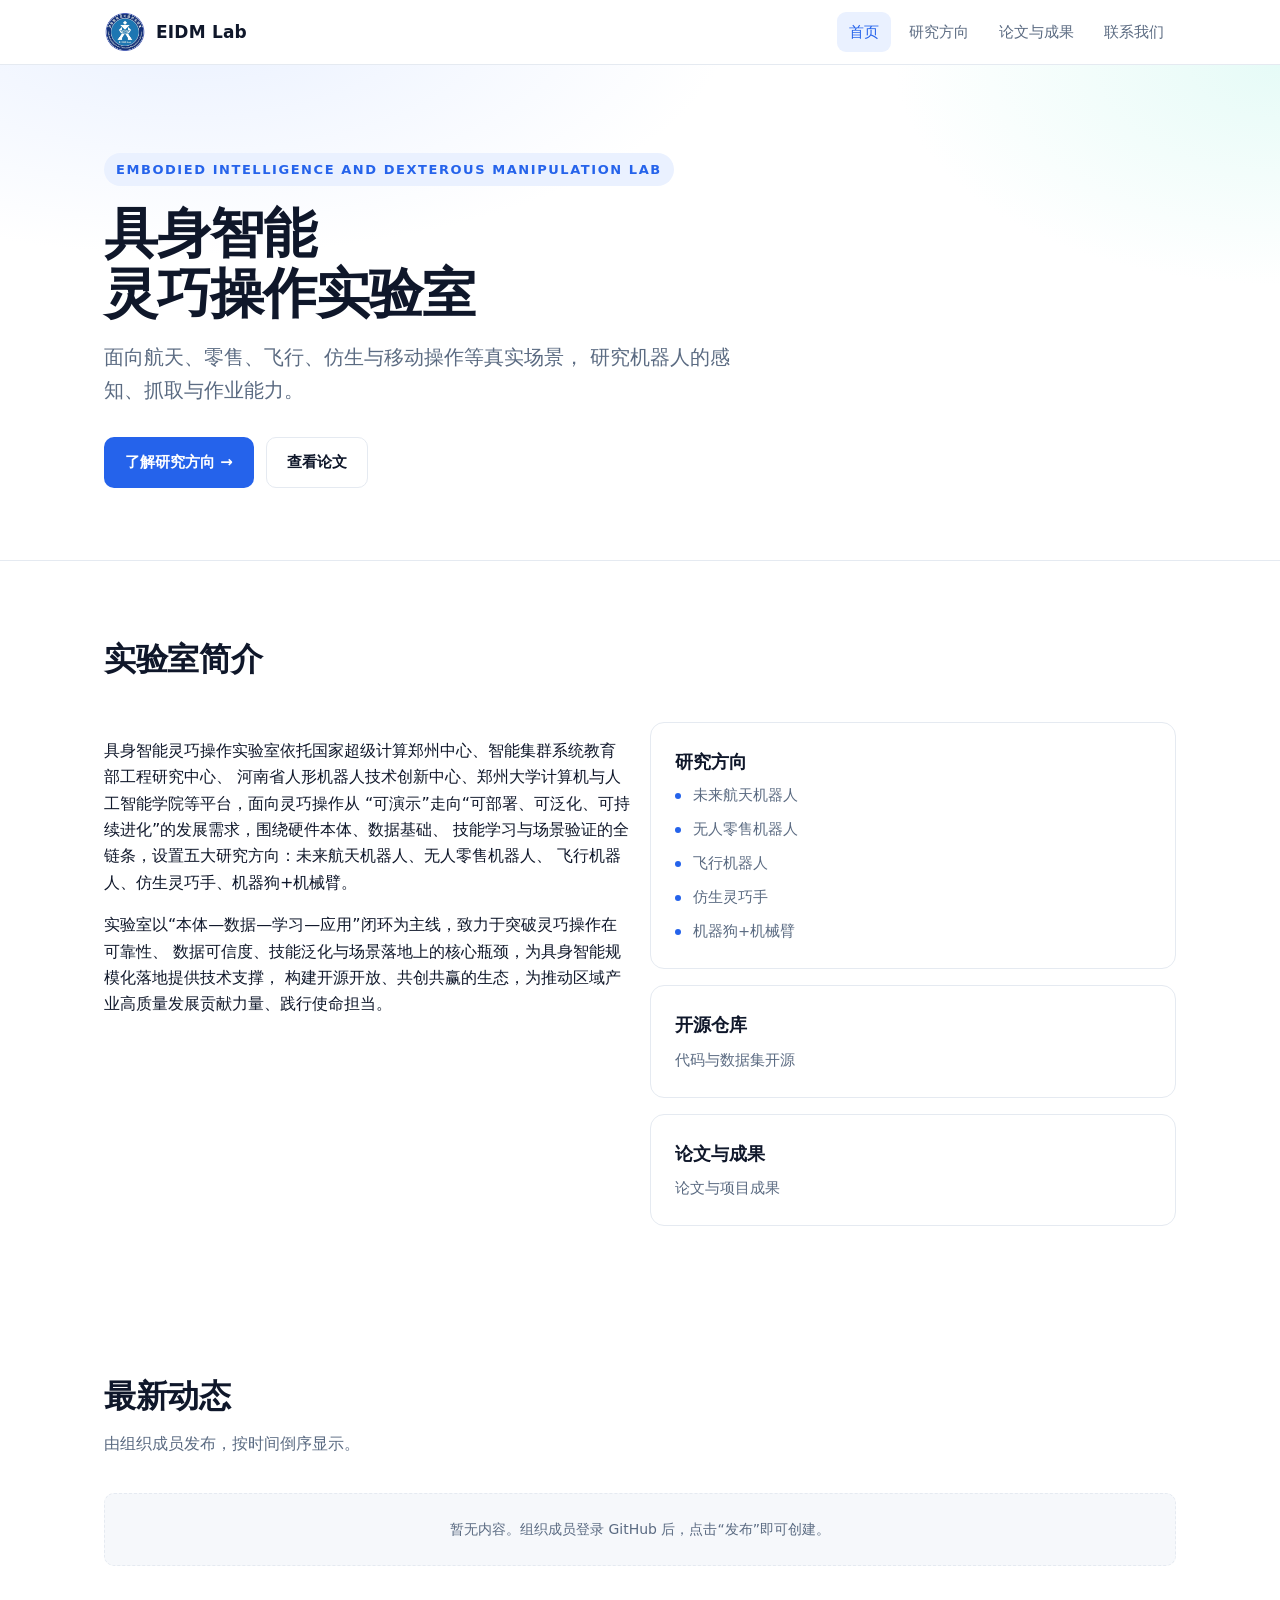
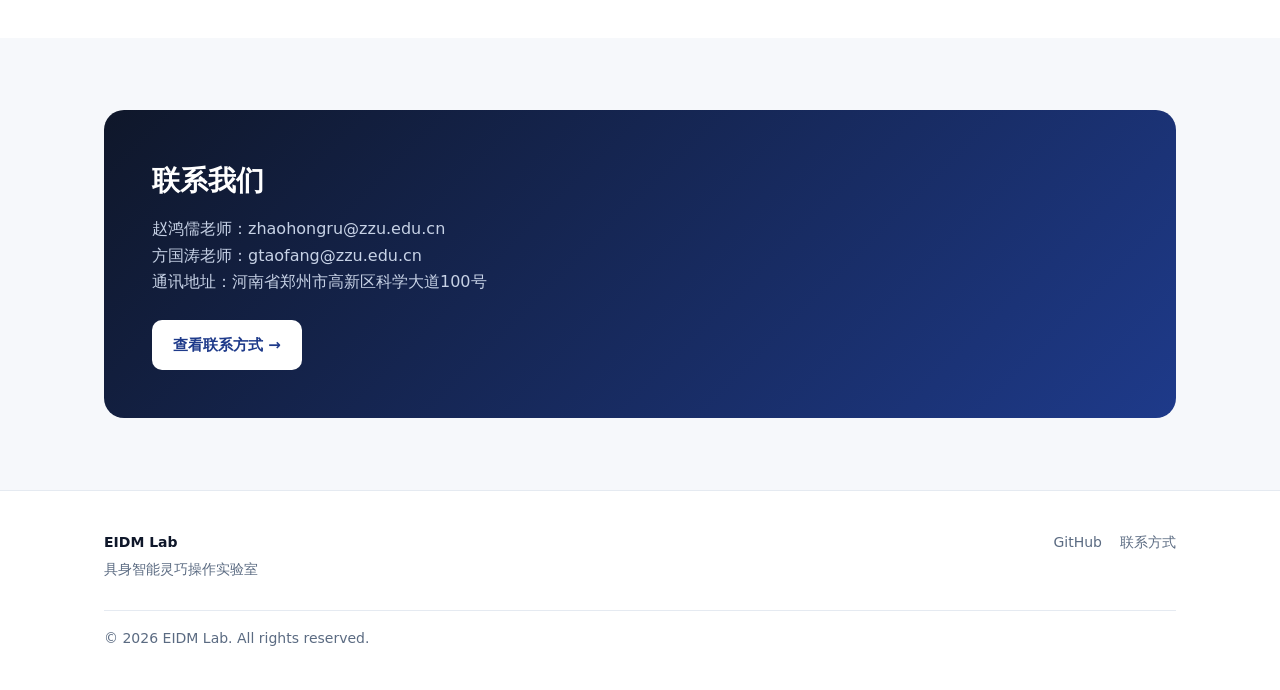
<file: index.html>
<!doctype html>
<html lang="zh-CN">
<head>
  <meta charset="utf-8" />
  <meta name="viewport" content="width=device-width, initial-scale=1" />
  <title>具身智能灵巧操作实验室 · EIDM Lab</title>
  <meta name="description" content="具身智能灵巧操作实验室（EIDM Lab）：五大研究组、论文与加入方式。" />
  <link rel="stylesheet" href="assets/css/style.css?v=20261126a" />
</head>
<body>
  <header class="site-header">
    <div class="container nav">
      <a class="brand" href="index.html">
        <img class="brand-logo" src="assets/img/logo.png" alt="EIDM Lab 实验室标志" />
        <span class="brand-text">EIDM Lab</span>
      </a>
      <button class="nav-toggle" aria-label="菜单" aria-expanded="false">
        <span></span><span></span><span></span>
      </button>
      <nav class="nav-links">
        <a href="index.html">首页</a>
        <a href="research.html">研究方向</a>
        <a href="publications.html">论文与成果</a>
        <a href="contact.html">联系我们</a>
      </nav>
    </div>
  </header>

  <!-- Hero -->
  <section class="hero">
    <div class="container">
      <span class="eyebrow">Embodied Intelligence and Dexterous Manipulation Lab</span>
      <h1>具身智能<br />灵巧操作实验室</h1>
      <p class="lead">
        面向航天、零售、飞行、仿生与移动操作等真实场景，
        研究机器人的感知、抓取与作业能力。
      </p>
      <div class="hero-actions">
        <a class="btn btn-primary" href="research.html">了解研究方向 →</a>
        <a class="btn btn-ghost" href="publications.html">查看论文</a>
      </div>
    </div>
  </section>

  <!-- 关于 -->
  <section class="section">
    <div class="container">
      <div class="section-head">
        <h2>实验室简介</h2>
      </div>
      <div class="grid cols-2">
        <div>
          <p>
            具身智能灵巧操作实验室依托国家超级计算郑州中心、智能集群系统教育部工程研究中心、
            河南省人形机器人技术创新中心、郑州大学计算机与人工智能学院等平台，面向灵巧操作从
            “可演示”走向“可部署、可泛化、可持续进化”的发展需求，围绕硬件本体、数据基础、
            技能学习与场景验证的全链条，设置五大研究方向：未来航天机器人、无人零售机器人、
            飞行机器人、仿生灵巧手、机器狗+机械臂。
          </p>
          <p>
            实验室以“本体—数据—学习—应用”闭环为主线，致力于突破灵巧操作在可靠性、
            数据可信度、技能泛化与场景落地上的核心瓶颈，为具身智能规模化落地提供技术支撑，
            构建开源开放、共创共赢的生态，为推动区域产业高质量发展贡献力量、践行使命担当。
          </p>
        </div>
        <div class="about-side">
          <div class="card">
            <h3>研究方向</h3>
            <ul class="group-list">
              <li>未来航天机器人</li>
              <li>无人零售机器人</li>
              <li>飞行机器人</li>
              <li>仿生灵巧手</li>
              <li>机器狗+机械臂</li>
            </ul>
          </div>
          <div class="card">
            <h3>开源仓库</h3>
            <p>代码与数据集开源</p>
          </div>
          <div class="card">
            <h3>论文与成果</h3>
            <p>论文与项目成果</p>
          </div>
        </div>
      </div>
    </div>
  </section>

  <!-- 最新动态（成员发布，自动按时间倒序） -->
  <section class="section">
    <div class="container">
      <div class="section-head">
        <h2>最新动态</h2>
        <p>由组织成员发布，按时间倒序显示。</p>
      </div>
      <div class="feed" data-feed="all"></div>
    </div>
  </section>

  <!-- 加入 -->
  <section class="section alt">
    <div class="container">
      <div class="join-box">
        <h2>联系我们</h2>
        <p>
          赵鸿儒老师：zhaohongru@zzu.edu.cn<br />
          方国涛老师：gtaofang@zzu.edu.cn<br />
          通讯地址：河南省郑州市高新区科学大道100号
        </p>
        <a class="btn btn-primary" href="contact.html">查看联系方式 →</a>
      </div>
    </div>
  </section>

  <footer class="site-footer">
    <div class="container footer-inner">
      <div>
        <strong>EIDM Lab</strong>
        <p>具身智能灵巧操作实验室</p>
      </div>
      <div class="footer-links">
        <a href="https://github.com/ZZU-EIDM-Lab" target="_blank" rel="noopener">GitHub</a>
        <a href="contact.html">联系方式</a>
      </div>
      <p class="copyright">© <span id="year"></span> EIDM Lab. All rights reserved.</p>
    </div>
  </footer>

  <script src="assets/js/config.js?v=20261126a"></script>
  <script src="assets/js/vendor/marked.min.js?v=20261126a"></script>
  <script src="assets/js/vendor/purify.min.js?v=20261126a"></script>
  <script src="assets/js/posts.js?v=20261126a"></script>
  <script src="assets/js/main.js?v=20261126a"></script>
</body>
</html>
</file>
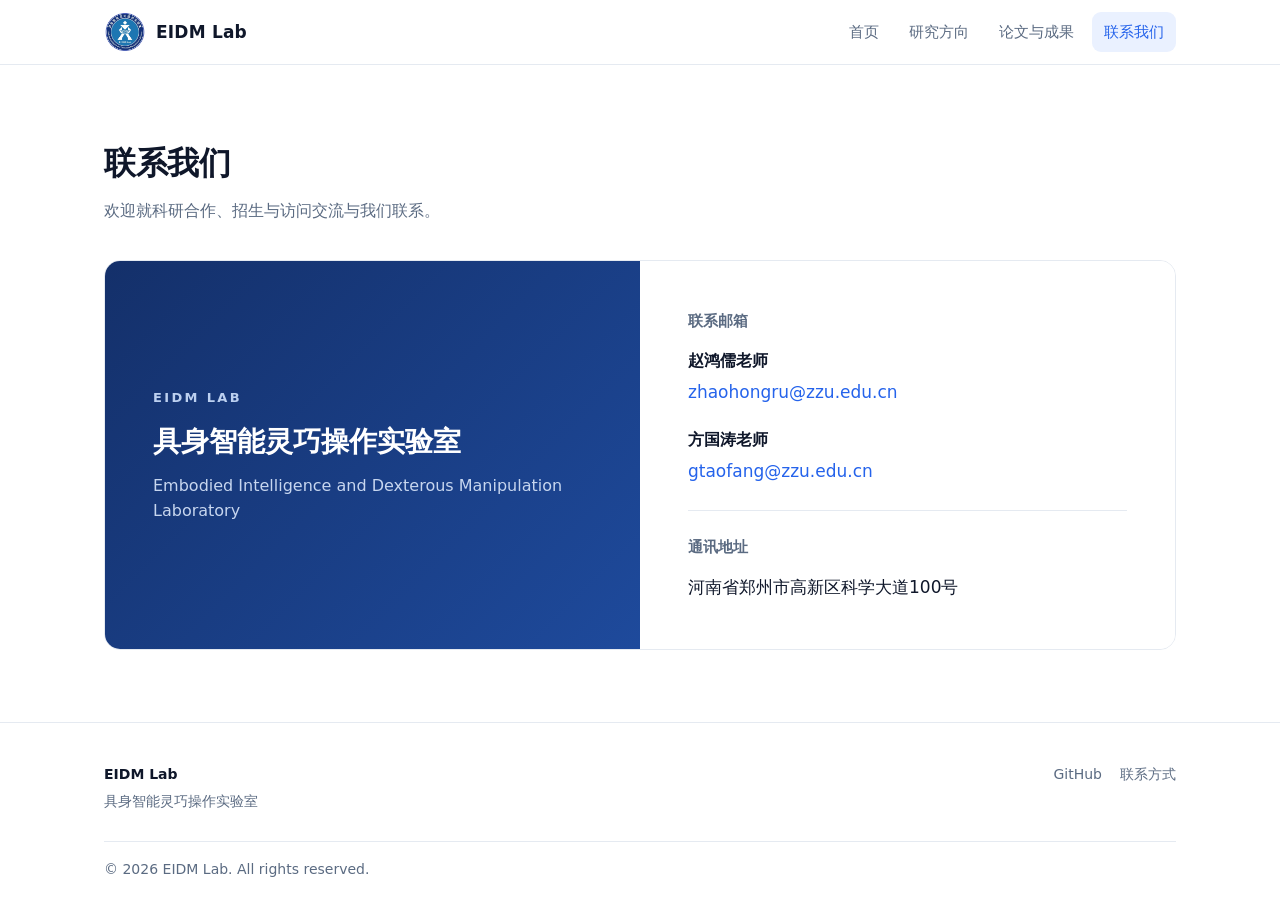
<file: contact.html>
<!doctype html>
<html lang="zh-CN">
<head>
  <meta charset="utf-8" />
  <meta name="viewport" content="width=device-width, initial-scale=1" />
  <title>联系我们 · 具身智能灵巧操作实验室</title>
  <meta name="description" content="具身智能灵巧操作实验室联系方式、邮箱与通讯地址。" />
  <link rel="stylesheet" href="assets/css/style.css?v=20261126a" />
</head>
<body>
  <header class="site-header">
    <div class="container nav">
      <a class="brand" href="index.html">
        <img class="brand-logo" src="assets/img/logo.png" alt="EIDM Lab 实验室标志" />
        <span class="brand-text">EIDM Lab</span>
      </a>
      <button class="nav-toggle" aria-label="菜单" aria-expanded="false">
        <span></span><span></span><span></span>
      </button>
      <nav class="nav-links">
        <a href="index.html">首页</a>
        <a href="research.html">研究方向</a>
        <a href="publications.html">论文与成果</a>
        <a href="contact.html">联系我们</a>
      </nav>
    </div>
  </header>

  <section class="section">
    <div class="container">
      <div class="section-head">
        <h2>联系我们</h2>
        <p>欢迎就科研合作、招生与访问交流与我们联系。</p>
      </div>

      <div class="contact-layout">
        <div class="contact-brand">
          <span class="contact-brand-label">EIDM LAB</span>
          <h3>具身智能灵巧操作实验室</h3>
          <p>Embodied Intelligence and Dexterous Manipulation Laboratory</p>
        </div>

        <div class="contact-info">
          <h4>联系邮箱</h4>
          <div class="contact-person">
            <span class="contact-name">赵鸿儒老师</span>
            <a href="mailto:zhaohongru@zzu.edu.cn">zhaohongru@zzu.edu.cn</a>
          </div>
          <div class="contact-person">
            <span class="contact-name">方国涛老师</span>
            <a href="mailto:gtaofang@zzu.edu.cn">gtaofang@zzu.edu.cn</a>
          </div>

          <hr class="contact-divider" />

          <h4>通讯地址</h4>
          <p class="contact-address">河南省郑州市高新区科学大道100号</p>
        </div>
      </div>
    </div>
  </section>

  <footer class="site-footer">
    <div class="container footer-inner">
      <div>
        <strong>EIDM Lab</strong>
        <p>具身智能灵巧操作实验室</p>
      </div>
      <div class="footer-links">
        <a href="https://github.com/ZZU-EIDM-Lab" target="_blank" rel="noopener">GitHub</a>
        <a href="contact.html">联系方式</a>
      </div>
      <p class="copyright">© <span id="year"></span> EIDM Lab. All rights reserved.</p>
    </div>
  </footer>

  <script src="assets/js/main.js?v=20261126a"></script>
</body>
</html>
</file>
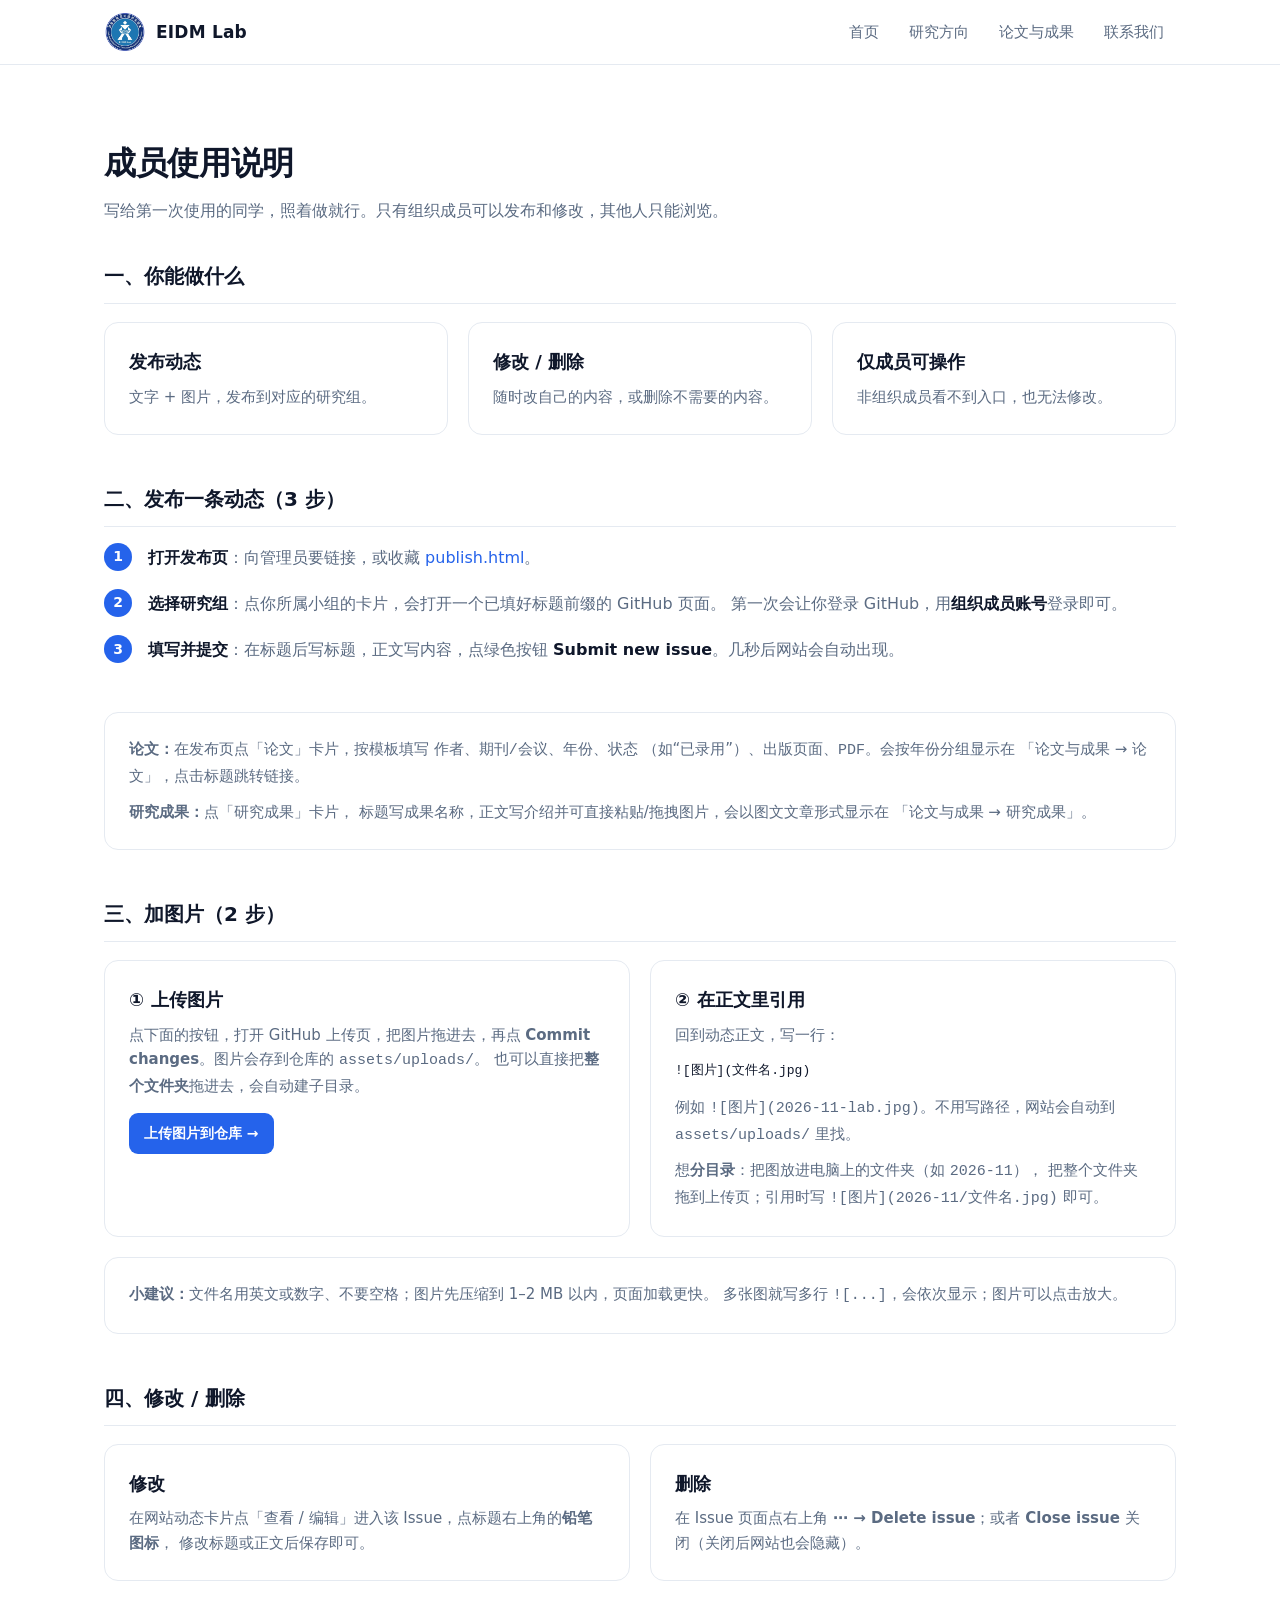
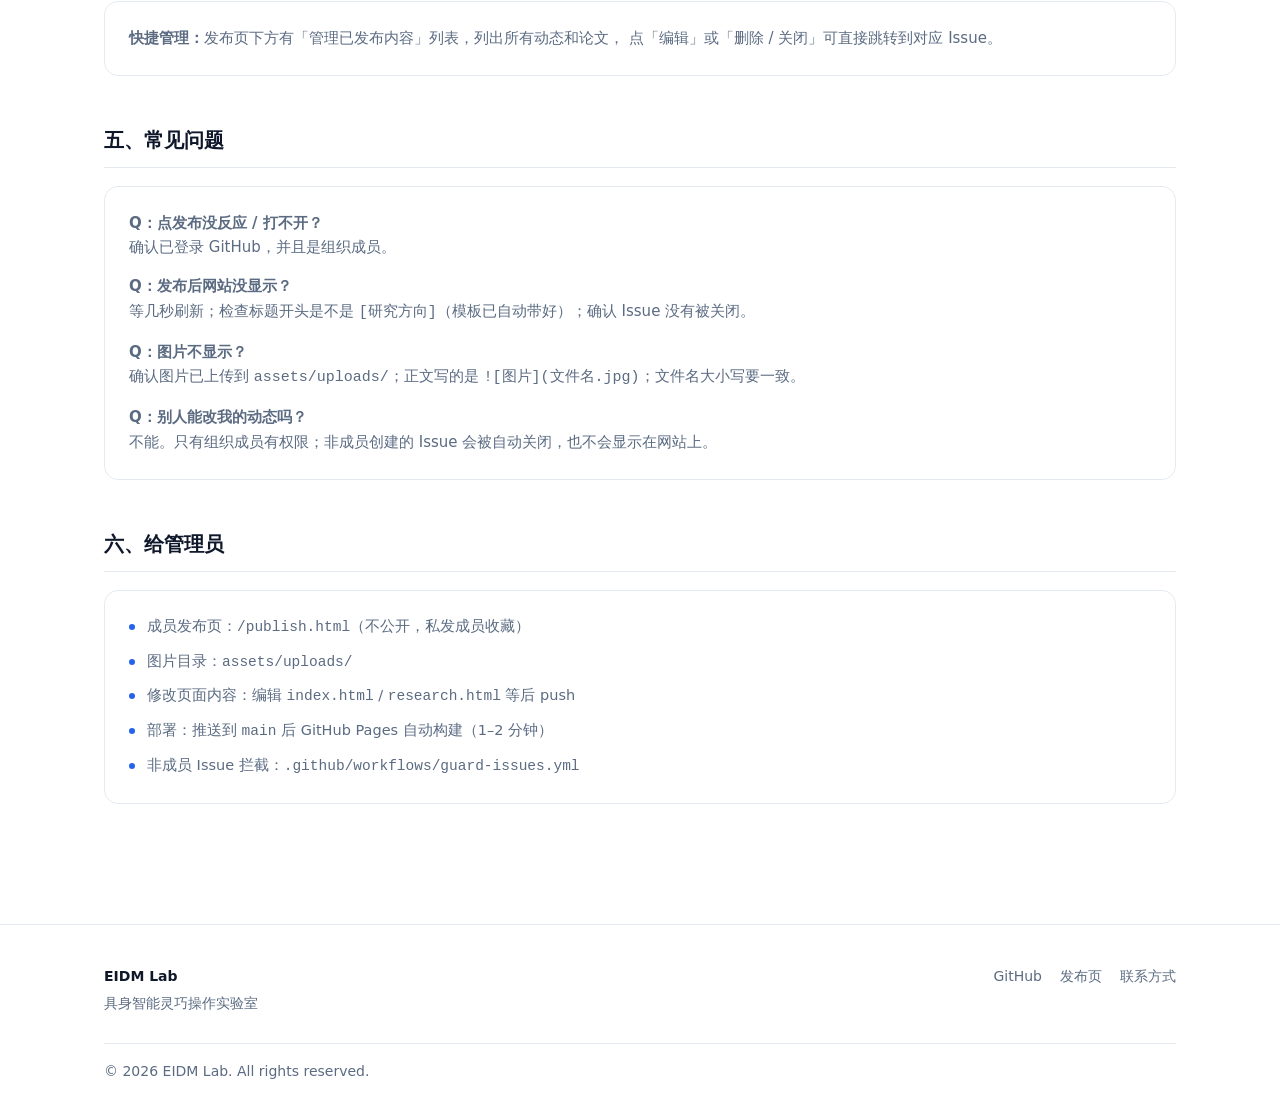
<file: guide.html>
<!doctype html>
<html lang="zh-CN">
<head>
  <meta charset="utf-8" />
  <meta name="viewport" content="width=device-width, initial-scale=1" />
  <title>使用说明 · 具身智能灵巧操作实验室</title>
  <meta name="description" content="成员发布、图片上传、编辑删除的详细使用说明。" />
  <link rel="stylesheet" href="assets/css/style.css?v=20261126a" />
</head>
<body>
  <header class="site-header">
    <div class="container nav">
      <a class="brand" href="index.html">
        <img class="brand-logo" src="assets/img/logo.png" alt="EIDM Lab 实验室标志" />
        <span class="brand-text">EIDM Lab</span>
      </a>
      <button class="nav-toggle" aria-label="菜单" aria-expanded="false">
        <span></span><span></span><span></span>
      </button>
      <nav class="nav-links">
        <a href="index.html">首页</a>
        <a href="research.html">研究方向</a>
        <a href="publications.html">论文与成果</a>
        <a href="contact.html">联系我们</a>
      </nav>
    </div>
  </header>

  <section class="section">
    <div class="container">
      <div class="section-head">
        <h2>成员使用说明</h2>
        <p>写给第一次使用的同学，照着做就行。只有组织成员可以发布和修改，其他人只能浏览。</p>
      </div>

      <!-- 一 -->
      <div class="member-group">
        <h2>一、你能做什么</h2>
        <div class="grid cols-3">
          <div class="card"><h3>发布动态</h3><p>文字 + 图片，发布到对应的研究组。</p></div>
          <div class="card"><h3>修改 / 删除</h3><p>随时改自己的内容，或删除不需要的内容。</p></div>
          <div class="card"><h3>仅成员可操作</h3><p>非组织成员看不到入口，也无法修改。</p></div>
        </div>
      </div>

      <!-- 二 -->
      <div class="member-group">
        <h2>二、发布一条动态（3 步）</h2>
        <ol class="steps">
          <li><strong>打开发布页</strong>：向管理员要链接，或收藏
            <a href="publish.html">publish.html</a>。</li>
          <li><strong>选择研究组</strong>：点你所属小组的卡片，会打开一个已填好标题前缀的 GitHub 页面。
            第一次会让你登录 GitHub，用<strong>组织成员账号</strong>登录即可。</li>
          <li><strong>填写并提交</strong>：在标题后写标题，正文写内容，点绿色按钮
            <strong>Submit new issue</strong>。几秒后网站会自动出现。</li>
        </ol>
        <div class="card" style="margin-top:20px;">
          <p><strong>论文：</strong>在发布页点「论文」卡片，按模板填写
            <code>作者</code>、<code>期刊/会议</code>、<code>年份</code>、<code>状态</code>
            （如“已录用”）、<code>出版页面</code>、<code>PDF</code>。会按年份分组显示在
            「论文与成果 → 论文」，点击标题跳转链接。</p>
          <p style="margin-top:12px;"><strong>研究成果：</strong>点「研究成果」卡片，
            标题写成果名称，正文写介绍并可直接粘贴/拖拽图片，会以图文文章形式显示在
            「论文与成果 → 研究成果」。</p>
        </div>
      </div>

      <!-- 三 -->
      <div class="member-group">
        <h2>三、加图片（2 步）</h2>
        <div class="grid cols-2">
          <div class="card">
            <h3>① 上传图片</h3>
            <p>点下面的按钮，打开 GitHub 上传页，把图片拖进去，再点
              <strong>Commit changes</strong>。图片会存到仓库的 <code>assets/uploads/</code>。
              也可以直接把<strong>整个文件夹</strong>拖进去，会自动建子目录。</p>
            <p style="margin-top:14px;">
              <a class="btn btn-primary btn-sm" href="https://github.com/ZZU-EIDM-Lab/zzu-eidm-lab.github.io/upload/main/assets/uploads" target="_blank" rel="noopener">上传图片到仓库 →</a>
            </p>
          </div>
          <div class="card">
            <h3>② 在正文里引用</h3>
            <p>回到动态正文，写一行：</p>
            <pre><code>![图片](文件名.jpg)</code></pre>
            <p>例如 <code>![图片](2026-11-lab.jpg)</code>。不用写路径，网站会自动到
              <code>assets/uploads/</code> 里找。</p>
            <p style="margin-top:10px;">想<b>分目录</b>：把图放进电脑上的文件夹（如 <code>2026-11</code>），
              把整个文件夹拖到上传页；引用时写 <code>![图片](2026-11/文件名.jpg)</code> 即可。</p>
          </div>
        </div>
        <div class="card" style="margin-top:20px;">
          <p><strong>小建议：</strong>文件名用英文或数字、不要空格；图片先压缩到 1–2 MB 以内，页面加载更快。
            多张图就写多行 <code>![...]</code>，会依次显示；图片可以点击放大。</p>
        </div>
      </div>

      <!-- 四 -->
      <div class="member-group">
        <h2>四、修改 / 删除</h2>
        <div class="grid cols-2">
          <div class="card">
            <h3>修改</h3>
            <p>在网站动态卡片点「查看 / 编辑」进入该 Issue，点标题右上角的<strong>铅笔图标</strong>，
              修改标题或正文后保存即可。</p>
          </div>
          <div class="card">
            <h3>删除</h3>
            <p>在 Issue 页面点右上角 <strong>⋯ → Delete issue</strong>；或者 <strong>Close issue</strong>
              关闭（关闭后网站也会隐藏）。</p>
          </div>
        </div>
        <div class="card" style="margin-top:20px;">
          <p><strong>快捷管理：</strong>发布页下方有「管理已发布内容」列表，列出所有动态和论文，
            点「编辑」或「删除 / 关闭」可直接跳转到对应 Issue。</p>
        </div>
      </div>

      <!-- 五 -->
      <div class="member-group">
        <h2>五、常见问题</h2>
        <div class="card">
          <p><strong>Q：点发布没反应 / 打不开？</strong><br />
            确认已登录 GitHub，并且是组织成员。</p>
          <p style="margin-top:14px;"><strong>Q：发布后网站没显示？</strong><br />
            等几秒刷新；检查标题开头是不是 <code>[研究方向]</code>（模板已自动带好）；确认 Issue 没有被关闭。</p>
          <p style="margin-top:14px;"><strong>Q：图片不显示？</strong><br />
            确认图片已上传到 <code>assets/uploads/</code>；正文写的是
            <code>![图片](文件名.jpg)</code>；文件名大小写要一致。</p>
          <p style="margin-top:14px;"><strong>Q：别人能改我的动态吗？</strong><br />
            不能。只有组织成员有权限；非成员创建的 Issue 会被自动关闭，也不会显示在网站上。</p>
        </div>
      </div>

      <!-- 六 -->
      <div class="member-group">
        <h2>六、给管理员</h2>
        <div class="card">
          <ul class="group-list">
            <li>成员发布页：<code>/publish.html</code>（不公开，私发成员收藏）</li>
            <li>图片目录：<code>assets/uploads/</code></li>
            <li>修改页面内容：编辑 <code>index.html</code> / <code>research.html</code> 等后 push</li>
            <li>部署：推送到 <code>main</code> 后 GitHub Pages 自动构建（1–2 分钟）</li>
            <li>非成员 Issue 拦截：<code>.github/workflows/guard-issues.yml</code></li>
          </ul>
        </div>
      </div>

    </div>
  </section>

  <footer class="site-footer">
    <div class="container footer-inner">
      <div>
        <strong>EIDM Lab</strong>
        <p>具身智能灵巧操作实验室</p>
      </div>
      <div class="footer-links">
        <a href="https://github.com/ZZU-EIDM-Lab" target="_blank" rel="noopener">GitHub</a>
        <a href="publish.html">发布页</a>
        <a href="contact.html">联系方式</a>
      </div>
      <p class="copyright">© <span id="year"></span> EIDM Lab. All rights reserved.</p>
    </div>
  </footer>

  <script src="assets/js/main.js?v=20261126a"></script>
</body>
</html>
</file>
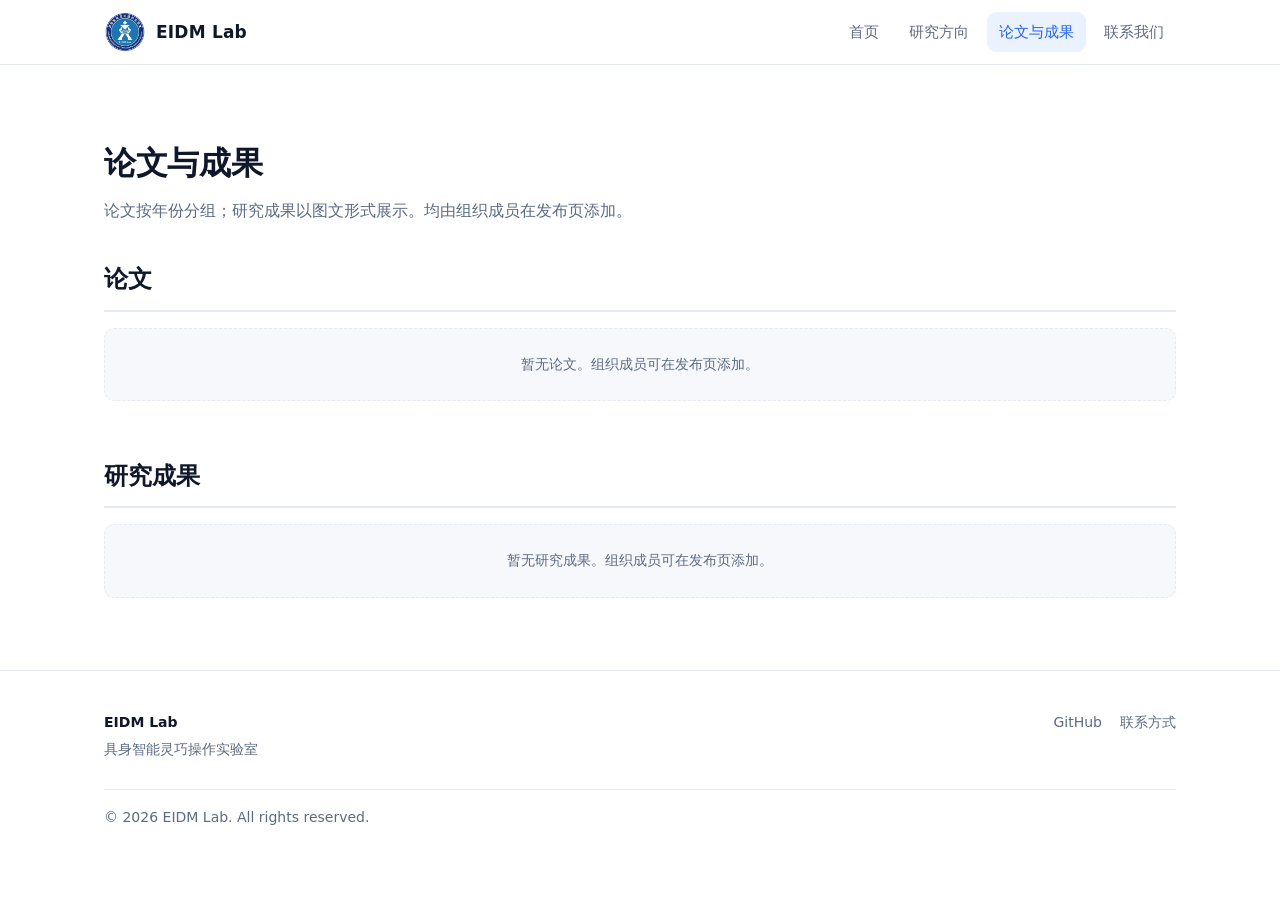
<file: publications.html>
<!doctype html>
<html lang="zh-CN">
<head>
  <meta charset="utf-8" />
  <meta name="viewport" content="width=device-width, initial-scale=1" />
  <title>论文与成果 · 具身智能灵巧操作实验室</title>
  <meta name="description" content="具身智能灵巧操作实验室论文与研究成果。" />
  <link rel="stylesheet" href="assets/css/style.css?v=20261126a" />
</head>
<body>
  <header class="site-header">
    <div class="container nav">
      <a class="brand" href="index.html">
        <img class="brand-logo" src="assets/img/logo.png" alt="EIDM Lab 实验室标志" />
        <span class="brand-text">EIDM Lab</span>
      </a>
      <button class="nav-toggle" aria-label="菜单" aria-expanded="false">
        <span></span><span></span><span></span>
      </button>
      <nav class="nav-links">
        <a href="index.html">首页</a>
        <a href="research.html">研究方向</a>
        <a href="publications.html">论文与成果</a>
        <a href="contact.html">联系我们</a>
      </nav>
    </div>
  </header>

  <section class="section">
    <div class="container">
      <div class="section-head">
        <h2>论文与成果</h2>
        <p>论文按年份分组；研究成果以图文形式展示。均由组织成员在发布页添加。</p>
      </div>

      <h2 class="page-subhead">论文</h2>
      <div class="papers" data-papers></div>

      <h2 class="page-subhead" style="margin-top:56px;">研究成果</h2>
      <div class="results" data-results></div>
    </div>
  </section>

  <footer class="site-footer">
    <div class="container footer-inner">
      <div>
        <strong>EIDM Lab</strong>
        <p>具身智能灵巧操作实验室</p>
      </div>
      <div class="footer-links">
        <a href="https://github.com/ZZU-EIDM-Lab" target="_blank" rel="noopener">GitHub</a>
        <a href="contact.html">联系方式</a>
      </div>
      <p class="copyright">© <span id="year"></span> EIDM Lab. All rights reserved.</p>
    </div>
  </footer>

  <script src="assets/js/config.js?v=20261126a"></script>
  <script src="assets/js/vendor/marked.min.js?v=20261126a"></script>
  <script src="assets/js/vendor/purify.min.js?v=20261126a"></script>
  <script src="assets/js/posts.js?v=20261126a"></script>
  <script src="assets/js/main.js?v=20261126a"></script>
</body>
</html>
</file>
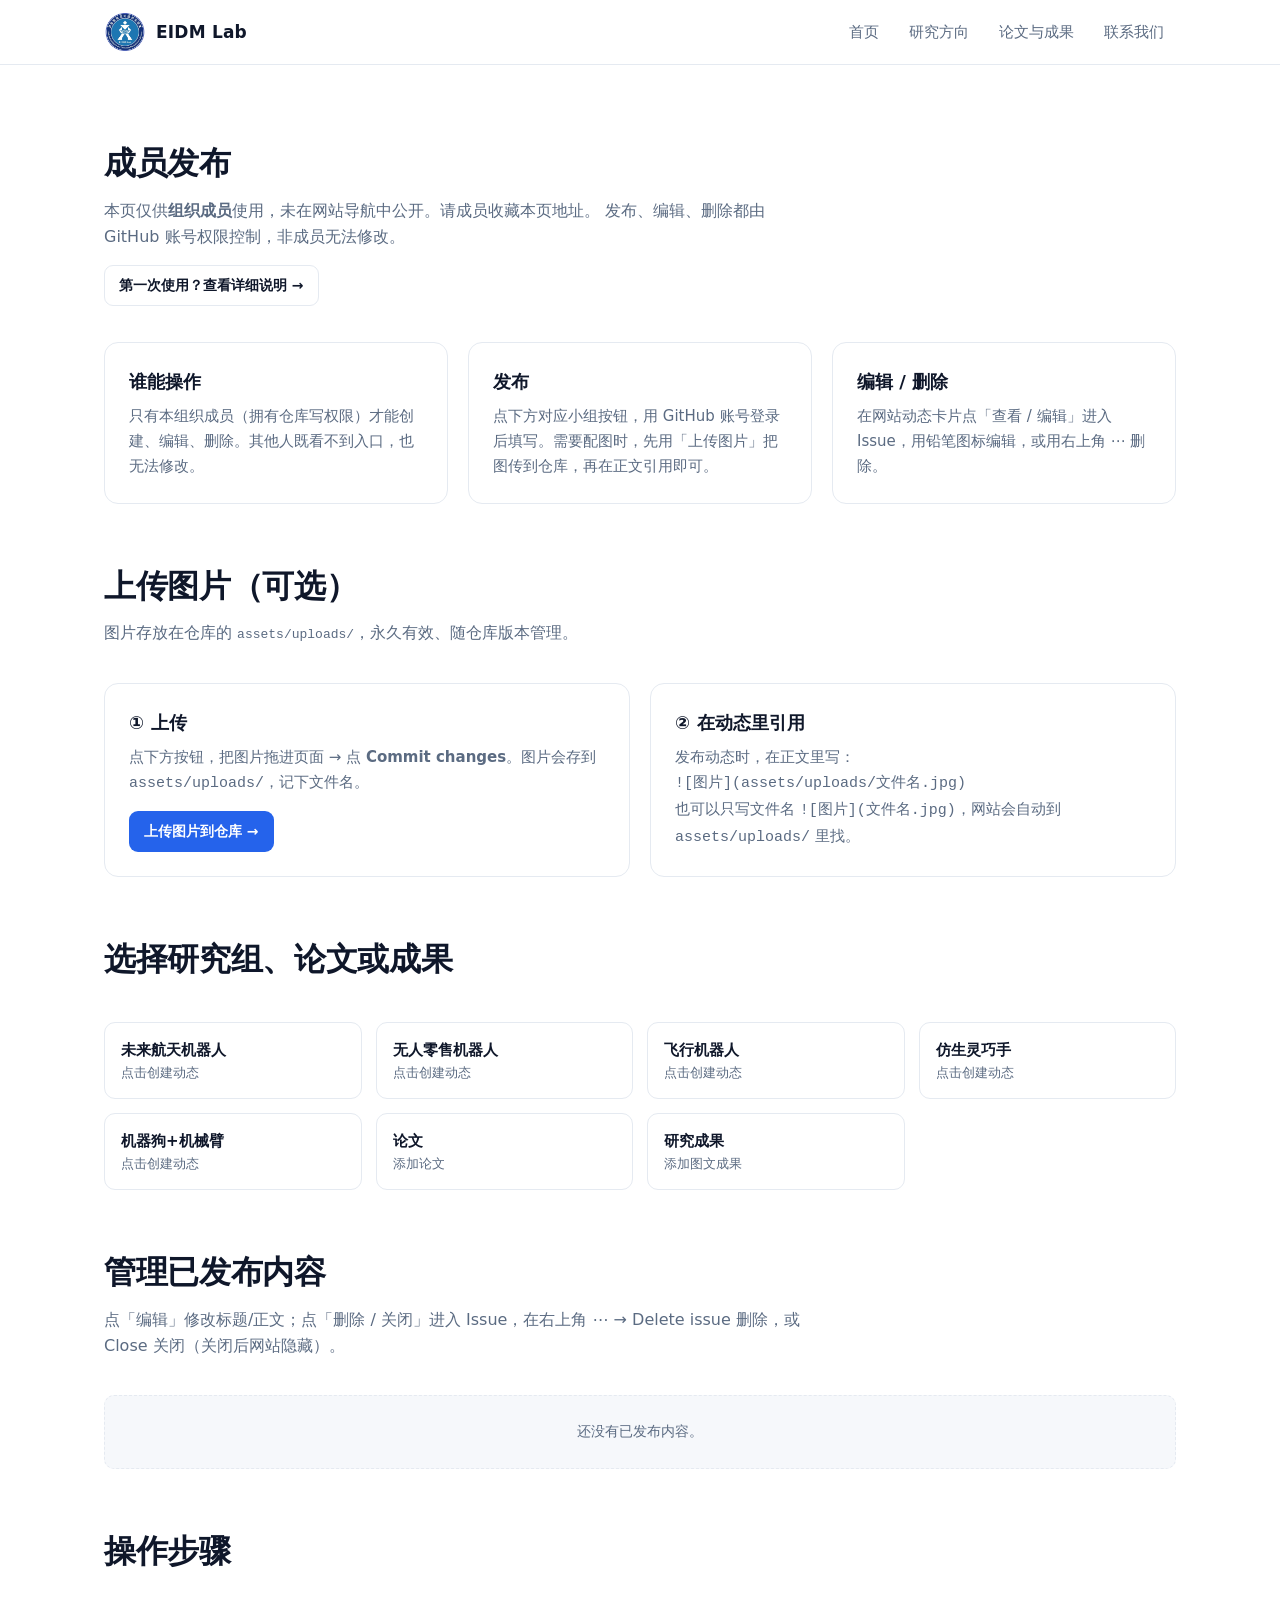
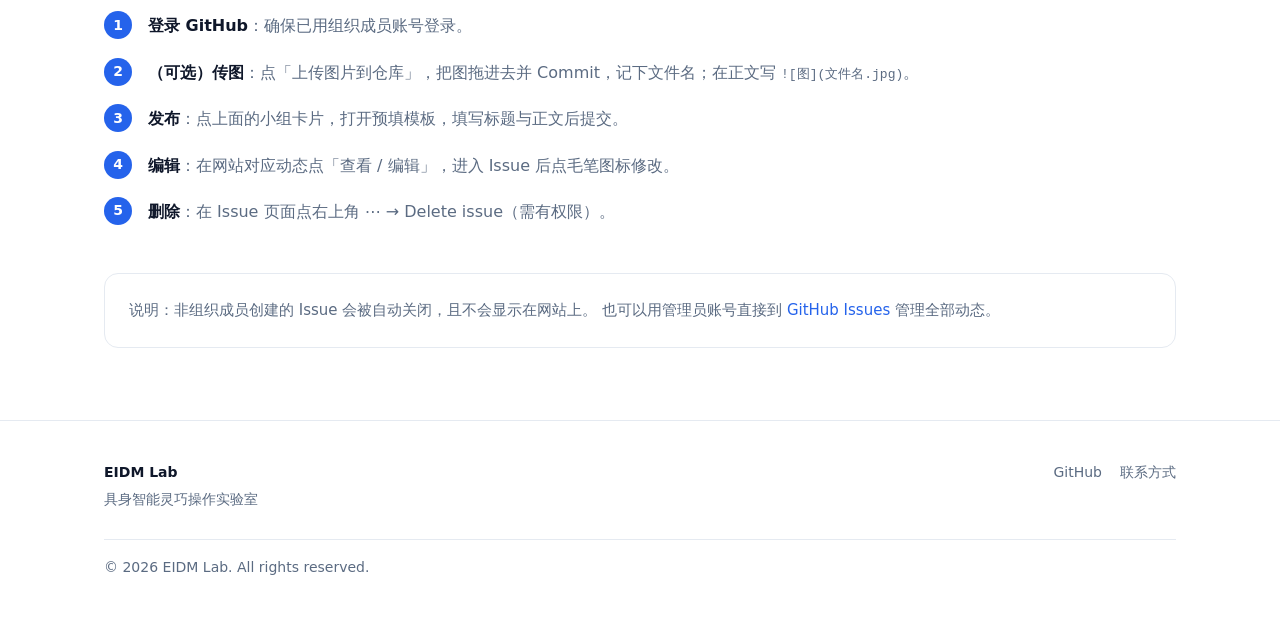
<file: publish.html>
<!doctype html>
<html lang="zh-CN">
<head>
  <meta charset="utf-8" />
  <meta name="viewport" content="width=device-width, initial-scale=1" />
  <meta name="robots" content="noindex, nofollow" />
  <title>成员发布 · 具身智能灵巧操作实验室</title>
  <meta name="description" content="组织成员登录后发布、编辑研究组动态。" />
  <link rel="stylesheet" href="assets/css/style.css?v=20261126a" />
</head>
<body>
  <header class="site-header">
    <div class="container nav">
      <a class="brand" href="index.html">
        <img class="brand-logo" src="assets/img/logo.png" alt="EIDM Lab 实验室标志" />
        <span class="brand-text">EIDM Lab</span>
      </a>
      <button class="nav-toggle" aria-label="菜单" aria-expanded="false">
        <span></span><span></span><span></span>
      </button>
      <nav class="nav-links">
        <a href="index.html">首页</a>
        <a href="research.html">研究方向</a>
        <a href="publications.html">论文与成果</a>
        <a href="contact.html">联系我们</a>
      </nav>
    </div>
  </header>

  <section class="section">
    <div class="container">
      <div class="section-head">
        <h2>成员发布</h2>
        <p>
          本页仅供<strong>组织成员</strong>使用，未在网站导航中公开。请成员收藏本页地址。
          发布、编辑、删除都由 GitHub 账号权限控制，非成员无法修改。
        </p>
        <p style="margin-top:14px;">
          <a class="btn btn-ghost btn-sm" href="guide.html">第一次使用？查看详细说明 →</a>
        </p>
      </div>

      <div class="grid cols-3">
        <div class="card">
          <h3>谁能操作</h3>
          <p>只有本组织成员（拥有仓库写权限）才能创建、编辑、删除。其他人既看不到入口，也无法修改。</p>
        </div>
        <div class="card">
          <h3>发布</h3>
          <p>点下方对应小组按钮，用 GitHub 账号登录后填写。需要配图时，先用「上传图片」把图传到仓库，再在正文引用即可。</p>
        </div>
        <div class="card">
          <h3>编辑 / 删除</h3>
          <p>在网站动态卡片点「查看 / 编辑」进入 Issue，用铅笔图标编辑，或用右上角 ⋯ 删除。</p>
        </div>
      </div>

      <div class="section-head" style="margin-top:56px;">
        <h2>上传图片（可选）</h2>
        <p>图片存放在仓库的 <code>assets/uploads/</code>，永久有效、随仓库版本管理。</p>
      </div>
      <div class="grid cols-2">
        <div class="card">
          <h3>① 上传</h3>
          <p>点下方按钮，把图片拖进页面 → 点 <strong>Commit changes</strong>。图片会存到 <code>assets/uploads/</code>，记下文件名。</p>
          <p style="margin-top:14px;">
            <a class="btn btn-primary btn-sm" href="https://github.com/ZZU-EIDM-Lab/zzu-eidm-lab.github.io/upload/main/assets/uploads" target="_blank" rel="noopener">上传图片到仓库 →</a>
          </p>
        </div>
        <div class="card">
          <h3>② 在动态里引用</h3>
          <p>发布动态时，在正文里写：</p>
          <p><code>![图片](assets/uploads/文件名.jpg)</code></p>
          <p>也可以只写文件名 <code>![图片](文件名.jpg)</code>，网站会自动到 <code>assets/uploads/</code> 里找。</p>
        </div>
      </div>

      <div class="section-head" style="margin-top:56px;">
        <h2>选择研究组、论文或成果</h2>
      </div>
      <div class="publish-grid">
        <a class="publish-card" data-template="post-aerospace" href="#">
          <div><strong>未来航天机器人</strong><span class="sub">点击创建动态</span></div>
        </a>
        <a class="publish-card" data-template="post-retail" href="#">
          <div><strong>无人零售机器人</strong><span class="sub">点击创建动态</span></div>
        </a>
        <a class="publish-card" data-template="post-flying" href="#">
          <div><strong>飞行机器人</strong><span class="sub">点击创建动态</span></div>
        </a>
        <a class="publish-card" data-template="post-hand" href="#">
          <div><strong>仿生灵巧手</strong><span class="sub">点击创建动态</span></div>
        </a>
        <a class="publish-card" data-template="post-dogarm" href="#">
          <div><strong>机器狗+机械臂</strong><span class="sub">点击创建动态</span></div>
        </a>
        <a class="publish-card" data-template="paper" href="#">
          <div><strong>论文</strong><span class="sub">添加论文</span></div>
        </a>
        <a class="publish-card" data-template="result" href="#">
          <div><strong>研究成果</strong><span class="sub">添加图文成果</span></div>
        </a>
      </div>

      <div class="section-head" style="margin-top:56px;">
        <h2>管理已发布内容</h2>
        <p>点「编辑」修改标题/正文；点「删除 / 关闭」进入 Issue，在右上角 ⋯ → Delete issue 删除，或 Close 关闭（关闭后网站隐藏）。</p>
      </div>
      <div data-manage></div>

      <div class="section-head" style="margin-top:56px;">
        <h2>操作步骤</h2>
      </div>
      <ol class="steps">
        <li><strong>登录 GitHub</strong>：确保已用组织成员账号登录。</li>
        <li><strong>（可选）传图</strong>：点「上传图片到仓库」，把图拖进去并 Commit，记下文件名；在正文写 <code>![图](文件名.jpg)</code>。</li>
        <li><strong>发布</strong>：点上面的小组卡片，打开预填模板，填写标题与正文后提交。</li>
        <li><strong>编辑</strong>：在网站对应动态点「查看 / 编辑」，进入 Issue 后点毛笔图标修改。</li>
        <li><strong>删除</strong>：在 Issue 页面点右上角 ⋯ → Delete issue（需有权限）。</li>
      </ol>

      <div class="card">
        <p>
          说明：非组织成员创建的 Issue 会被自动关闭，且不会显示在网站上。
          也可以用管理员账号直接到
          <a href="https://github.com/ZZU-EIDM-Lab/zzu-eidm-lab.github.io/issues" target="_blank" rel="noopener">GitHub Issues</a>
          管理全部动态。
        </p>
      </div>
    </div>
  </section>

  <footer class="site-footer">
    <div class="container footer-inner">
      <div>
        <strong>EIDM Lab</strong>
        <p>具身智能灵巧操作实验室</p>
      </div>
      <div class="footer-links">
        <a href="https://github.com/ZZU-EIDM-Lab" target="_blank" rel="noopener">GitHub</a>
        <a href="contact.html">联系方式</a>
      </div>
      <p class="copyright">© <span id="year"></span> EIDM Lab. All rights reserved.</p>
    </div>
  </footer>

  <script src="assets/js/config.js?v=20261126a"></script>
  <script src="assets/js/posts.js?v=20261126a"></script>
  <script src="assets/js/main.js?v=20261126a"></script>
</body>
</html>
</file>
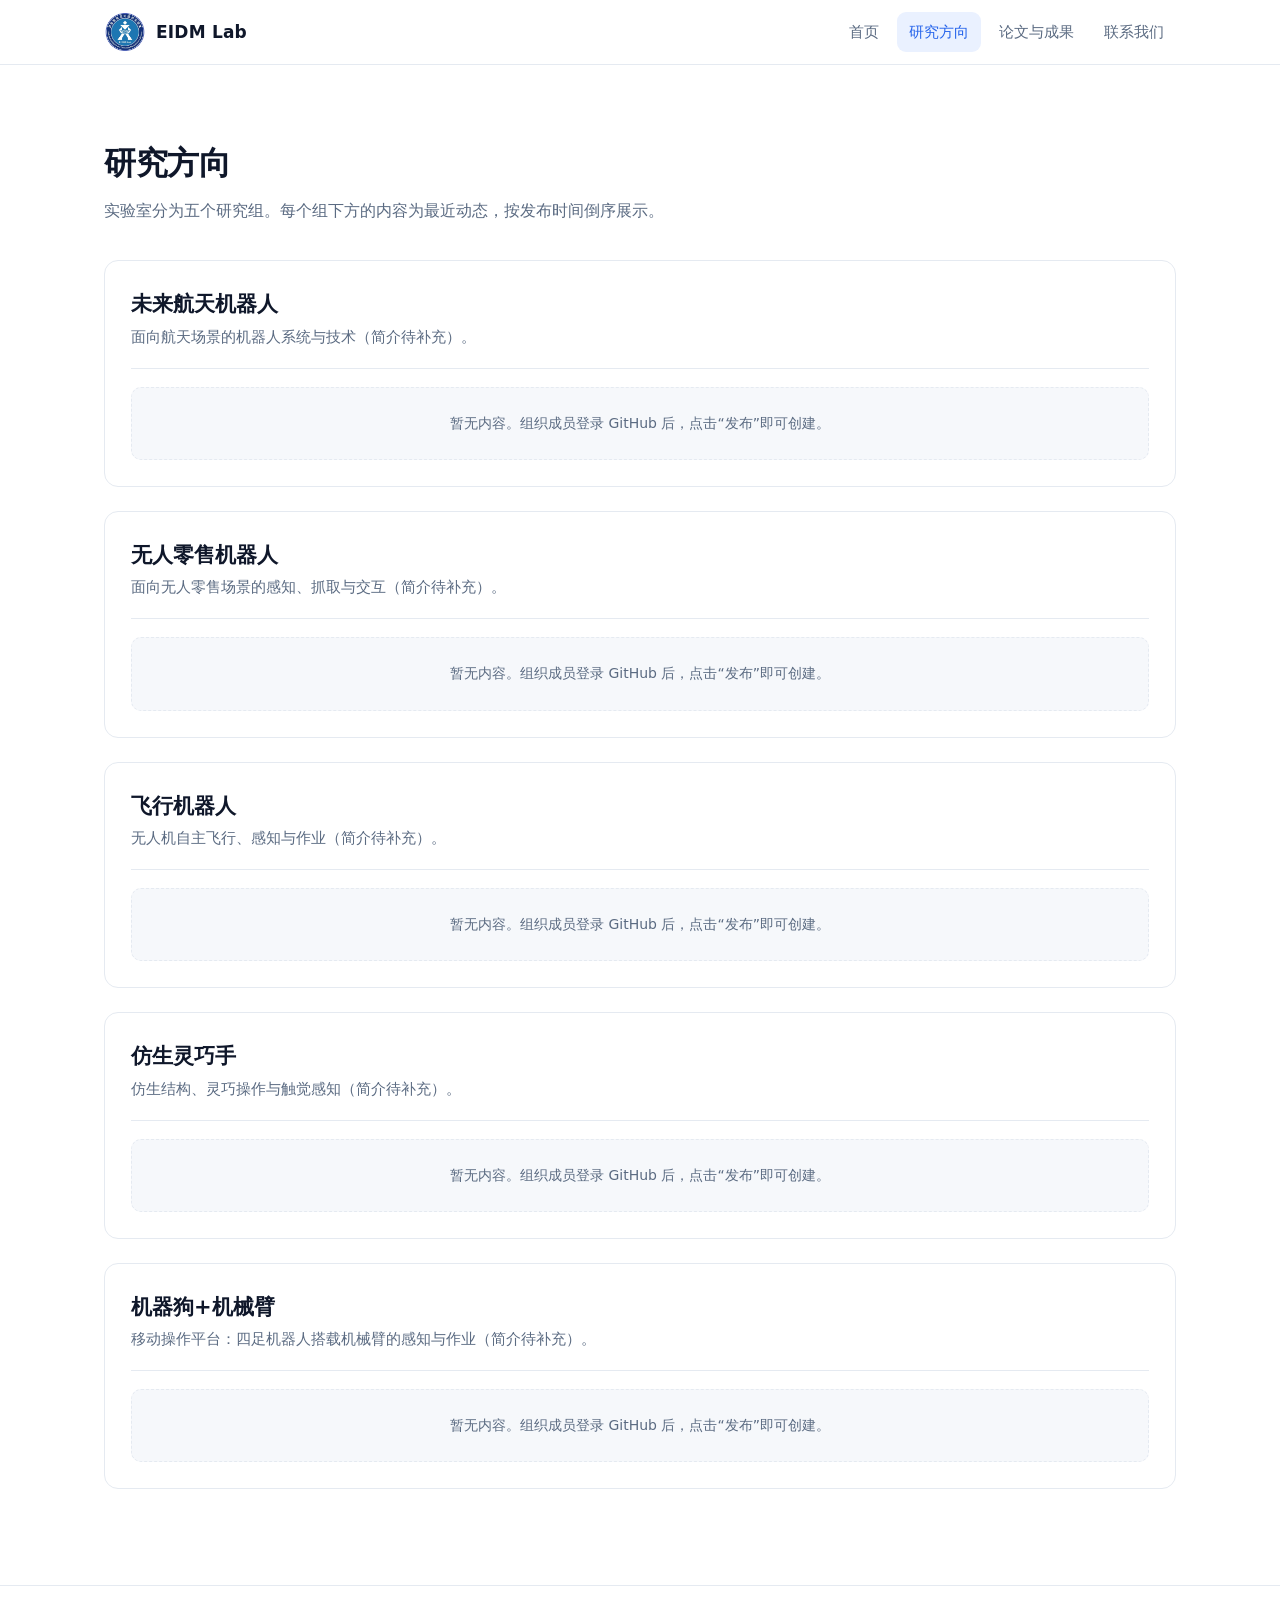
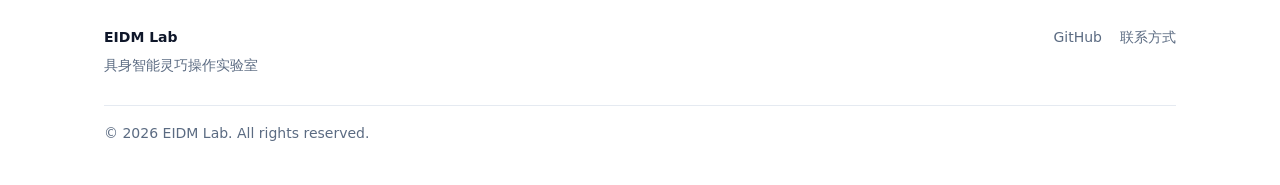
<file: research.html>
<!doctype html>
<html lang="zh-CN">
<head>
  <meta charset="utf-8" />
  <meta name="viewport" content="width=device-width, initial-scale=1" />
  <title>研究方向 · 具身智能灵巧操作实验室</title>
  <meta name="description" content="具身智能灵巧操作实验室五大研究组：未来航天机器人、无人零售机器人、飞行机器人、仿生灵巧手、机器狗+机械臂。" />
  <link rel="stylesheet" href="assets/css/style.css?v=20261126a" />
</head>
<body>
  <header class="site-header">
    <div class="container nav">
      <a class="brand" href="index.html">
        <img class="brand-logo" src="assets/img/logo.png" alt="EIDM Lab 实验室标志" />
        <span class="brand-text">EIDM Lab</span>
      </a>
      <button class="nav-toggle" aria-label="菜单" aria-expanded="false">
        <span></span><span></span><span></span>
      </button>
      <nav class="nav-links">
        <a href="index.html">首页</a>
        <a href="research.html">研究方向</a>
        <a href="publications.html">论文与成果</a>
        <a href="contact.html">联系我们</a>
      </nav>
    </div>
  </header>

  <section class="section">
    <div class="container">
      <div class="section-head">
        <h2>研究方向</h2>
        <p>
          实验室分为五个研究组。每个组下方的内容为最近动态，按发布时间倒序展示。
        </p>
      </div>

      <!-- ===== 未来航天机器人 ===== -->
      <div class="group-block">
        <div class="group-head">
          <div class="group-meta">
            <h2>未来航天机器人</h2>
            <p>面向航天场景的机器人系统与技术（简介待补充）。</p>
          </div>
        </div>
        <div class="feed" data-feed="未来航天机器人"></div>
      </div>

      <!-- ===== 无人零售机器人 ===== -->
      <div class="group-block">
        <div class="group-head">
          <div class="group-meta">
            <h2>无人零售机器人</h2>
            <p>面向无人零售场景的感知、抓取与交互（简介待补充）。</p>
          </div>
        </div>
        <div class="feed" data-feed="无人零售机器人"></div>
      </div>

      <!-- ===== 飞行机器人 ===== -->
      <div class="group-block">
        <div class="group-head">
          <div class="group-meta">
            <h2>飞行机器人</h2>
            <p>无人机自主飞行、感知与作业（简介待补充）。</p>
          </div>
        </div>
        <div class="feed" data-feed="飞行机器人"></div>
      </div>

      <!-- ===== 仿生灵巧手 ===== -->
      <div class="group-block">
        <div class="group-head">
          <div class="group-meta">
            <h2>仿生灵巧手</h2>
            <p>仿生结构、灵巧操作与触觉感知（简介待补充）。</p>
          </div>
        </div>
        <div class="feed" data-feed="仿生灵巧手"></div>
      </div>

      <!-- ===== 机器狗+机械臂 ===== -->
      <div class="group-block">
        <div class="group-head">
          <div class="group-meta">
            <h2>机器狗+机械臂</h2>
            <p>移动操作平台：四足机器人搭载机械臂的感知与作业（简介待补充）。</p>
          </div>
        </div>
        <div class="feed" data-feed="机器狗+机械臂"></div>
      </div>

    </div>
  </section>

  <footer class="site-footer">
    <div class="container footer-inner">
      <div>
        <strong>EIDM Lab</strong>
        <p>具身智能灵巧操作实验室</p>
      </div>
      <div class="footer-links">
        <a href="https://github.com/ZZU-EIDM-Lab" target="_blank" rel="noopener">GitHub</a>
        <a href="contact.html">联系方式</a>
      </div>
      <p class="copyright">© <span id="year"></span> EIDM Lab. All rights reserved.</p>
    </div>
  </footer>

  <script src="assets/js/config.js?v=20261126a"></script>
  <script src="assets/js/vendor/marked.min.js?v=20261126a"></script>
  <script src="assets/js/vendor/purify.min.js?v=20261126a"></script>
  <script src="assets/js/posts.js?v=20261126a"></script>
  <script src="assets/js/main.js?v=20261126a"></script>
</body>
</html>
</file>
<file: assets/css/style.css>
/* ===== ZZU EIDM Lab — 样式表 ===== */
:root {
  --bg: #ffffff;
  --bg-soft: #f6f8fb;
  --panel: #ffffff;
  --text: #0f172a;
  --muted: #5b6b82;
  --line: #e5eaf1;
  --accent: #2563eb;
  --accent-soft: #eaf1ff;
  --accent-2: #0f766e;
  --radius: 14px;
  --shadow: 0 8px 30px rgba(15, 23, 42, 0.06);
  --shadow-hover: 0 14px 40px rgba(15, 23, 42, 0.12);
  --maxw: 1120px;
}

* { box-sizing: border-box; }

html { scroll-behavior: smooth; }

body {
  margin: 0;
  font-family: system-ui, -apple-system, "Segoe UI", Roboto, "Helvetica Neue",
    "PingFang SC", "Hiragino Sans GB", "Microsoft YaHei", sans-serif;
  color: var(--text);
  background: var(--bg);
  line-height: 1.65;
  -webkit-font-smoothing: antialiased;
}

a { color: var(--accent); text-decoration: none; }
a:hover { text-decoration: underline; }

img { max-width: 100%; display: block; }

.container {
  width: 100%;
  max-width: var(--maxw);
  margin: 0 auto;
  padding: 0 24px;
}

/* ===== 顶部导航 ===== */
.site-header {
  position: sticky;
  top: 0;
  z-index: 50;
  background: rgba(255, 255, 255, 0.86);
  backdrop-filter: saturate(180%) blur(12px);
  border-bottom: 1px solid var(--line);
}

.nav {
  display: flex;
  align-items: center;
  justify-content: space-between;
  height: 64px;
}

.brand {
  display: flex;
  align-items: center;
  gap: 10px;
  color: var(--text);
  font-weight: 700;
  letter-spacing: 0.2px;
}
.brand:hover { text-decoration: none; }

.brand-mark {
  display: inline-grid;
  place-items: center;
  width: 40px;
  height: 40px;
  border-radius: 11px;
  background: linear-gradient(135deg, var(--accent), #6d8bff);
  color: #fff;
  font-size: 12px;
  font-weight: 800;
  letter-spacing: 0.5px;
}

.brand-text { font-size: 17px; }

.brand-logo {
  width: 42px;
  height: 42px;
  object-fit: contain;
  flex: 0 0 auto;
}

.nav-links {
  display: flex;
  align-items: center;
  gap: 6px;
}

.nav-links a {
  color: var(--muted);
  font-size: 15px;
  font-weight: 500;
  padding: 8px 12px;
  border-radius: 9px;
}
.nav-links a:hover {
  color: var(--text);
  background: var(--bg-soft);
  text-decoration: none;
}
.nav-links a.active {
  color: var(--accent);
  background: var(--accent-soft);
}

.nav-toggle {
  display: none;
  flex-direction: column;
  gap: 5px;
  background: none;
  border: 0;
  cursor: pointer;
  padding: 8px;
}
.nav-toggle span {
  width: 22px;
  height: 2px;
  background: var(--text);
  border-radius: 2px;
  transition: 0.2s;
}

/* ===== Hero ===== */
.hero {
  padding: 88px 0 72px;
  background:
    radial-gradient(900px 400px at 15% -10%, #eaf1ff 0%, transparent 60%),
    radial-gradient(700px 400px at 100% 0%, #e6fbf7 0%, transparent 55%),
    var(--bg);
  border-bottom: 1px solid var(--line);
}

.hero .eyebrow {
  display: inline-block;
  font-size: 13px;
  font-weight: 600;
  letter-spacing: 0.12em;
  text-transform: uppercase;
  color: var(--accent);
  background: var(--accent-soft);
  padding: 6px 12px;
  border-radius: 999px;
  margin-bottom: 18px;
}

.hero h1 {
  font-size: clamp(34px, 5vw, 54px);
  line-height: 1.1;
  margin: 0 0 18px;
  letter-spacing: -0.02em;
}

.hero p.lead {
  font-size: clamp(16px, 2vw, 20px);
  color: var(--muted);
  max-width: 640px;
  margin: 0 0 30px;
}

.hero-actions { display: flex; flex-wrap: wrap; gap: 12px; }

.btn {
  display: inline-flex;
  align-items: center;
  gap: 8px;
  padding: 12px 20px;
  border-radius: 10px;
  font-weight: 600;
  font-size: 15px;
  border: 1px solid transparent;
  transition: 0.18s;
  cursor: pointer;
}
.btn:hover { text-decoration: none; }
.btn-primary {
  background: var(--accent);
  color: #fff;
}
.btn-primary:hover { background: #1d4fd0; transform: translateY(-1px); }
.btn-ghost {
  background: #fff;
  color: var(--text);
  border-color: var(--line);
}
.btn-ghost:hover { border-color: #cbd5e1; background: var(--bg-soft); }

/* ===== 通用区块 ===== */
.section { padding: 72px 0; }
.section.alt { background: var(--bg-soft); }

.section-head { margin-bottom: 36px; }
.section-head h2 {
  font-size: clamp(24px, 3vw, 32px);
  margin: 0 0 8px;
  letter-spacing: -0.01em;
}
.section-head p {
  margin: 0;
  color: var(--muted);
  max-width: 720px;
}
.section-head.center { text-align: center; }
.section-head.center p { margin-left: auto; margin-right: auto; }

/* ===== 卡片网格 ===== */
.grid {
  display: grid;
  gap: 20px;
}
.grid.cols-2 { grid-template-columns: repeat(2, 1fr); }
.grid.cols-3 { grid-template-columns: repeat(3, 1fr); }
.grid.cols-4 { grid-template-columns: repeat(4, 1fr); }

.card {
  background: var(--panel);
  border: 1px solid var(--line);
  border-radius: var(--radius);
  padding: 24px;
  transition: 0.2s;
}
.card:hover {
  box-shadow: var(--shadow-hover);
  transform: translateY(-3px);
  border-color: #d7e0ee;
}
.card h3 { margin: 0 0 8px; font-size: 18px; }
.card p { margin: 0; color: var(--muted); font-size: 15px; }
.card .icon {
  display: inline-grid;
  place-items: center;
  width: 46px;
  height: 46px;
  border-radius: 12px;
  background: var(--accent-soft);
  font-size: 22px;
  margin-bottom: 14px;
}

/* ===== 成员卡片 ===== */
.members-grid {
  display: grid;
  grid-template-columns: repeat(auto-fill, minmax(230px, 1fr));
  gap: 20px;
}

.member {
  background: var(--panel);
  border: 1px solid var(--line);
  border-radius: var(--radius);
  padding: 22px;
  text-align: center;
  transition: 0.2s;
}
.member:hover {
  box-shadow: var(--shadow-hover);
  transform: translateY(-3px);
}

.avatar {
  width: 76px;
  height: 76px;
  border-radius: 50%;
  margin: 0 auto 14px;
  display: grid;
  place-items: center;
  font-size: 26px;
  font-weight: 700;
  color: #fff;
  background: linear-gradient(135deg, #2563eb, #6d8bff);
  user-select: none;
}
.avatar.teal { background: linear-gradient(135deg, #0f766e, #2dd4bf); }
.avatar.amber { background: linear-gradient(135deg, #b45309, #f59e0b); }
.avatar.rose { background: linear-gradient(135deg, #be123c, #fb7185); }
.avatar.violet { background: linear-gradient(135deg, #6d28d9, #a78bfa); }

.member h3 { margin: 0 0 4px; font-size: 17px; }
.member .role {
  font-size: 13px;
  color: var(--accent);
  font-weight: 600;
  margin-bottom: 8px;
}
.member .interests {
  font-size: 13.5px;
  color: var(--muted);
  min-height: 40px;
}
.member .links {
  display: flex;
  justify-content: center;
  gap: 12px;
  margin-top: 12px;
  font-size: 13px;
}

.member-group { margin-bottom: 48px; }
.member-group h2 {
  font-size: 20px;
  margin: 0 0 18px;
  padding-bottom: 10px;
  border-bottom: 1px solid var(--line);
  display: flex;
  align-items: center;
  gap: 10px;
}
.member-group h2 .count {
  font-size: 13px;
  font-weight: 600;
  color: var(--muted);
  background: var(--bg-soft);
  border: 1px solid var(--line);
  border-radius: 999px;
  padding: 1px 10px;
}

/* ===== 论文列表 ===== */
.pub-year {
  font-size: 15px;
  font-weight: 700;
  color: var(--accent);
  letter-spacing: 0.05em;
  margin: 36px 0 16px;
  padding-bottom: 8px;
  border-bottom: 1px solid var(--line);
}
.pub-year:first-of-type { margin-top: 0; }

.pub {
  display: flex;
  gap: 16px;
  padding: 16px 0;
  border-bottom: 1px dashed var(--line);
}
.pub:last-child { border-bottom: 0; }
.pub .venue {
  flex: 0 0 auto;
  align-self: flex-start;
  font-size: 12px;
  font-weight: 700;
  color: #fff;
  background: var(--accent-2);
  border-radius: 7px;
  padding: 3px 9px;
  white-space: nowrap;
  margin-top: 2px;
}
.pub .title { font-weight: 600; margin: 0 0 3px; }
.pub .authors { color: var(--muted); font-size: 14px; margin: 0 0 4px; }
.pub .meta { font-size: 13.5px; color: var(--muted); }
.pub .meta a { margin-right: 12px; }

/* ===== 新闻 ===== */
.news-list { list-style: none; padding: 0; margin: 0; }
.news-list li {
  display: flex;
  gap: 16px;
  padding: 14px 0;
  border-bottom: 1px solid var(--line);
}
.news-list li:last-child { border-bottom: 0; }
.news-list .date {
  flex: 0 0 92px;
  color: var(--muted);
  font-size: 14px;
  font-variant-numeric: tabular-nums;
}

/* ===== 加入我们 ===== */
.join-box {
  background: linear-gradient(135deg, #0f172a, #1e3a8a);
  color: #fff;
  border-radius: 20px;
  padding: 48px;
}
.join-box h2 { margin: 0 0 12px; font-size: 28px; }
.join-box p { color: #c7d2e6; margin: 0 0 24px; max-width: 640px; }
.join-box .btn-primary { background: #fff; color: #1e3a8a; }
.join-box .btn-primary:hover { background: #eef2ff; }

/* ===== 页脚 ===== */
.site-footer {
  border-top: 1px solid var(--line);
  padding: 40px 0;
  color: var(--muted);
  font-size: 14px;
}
.footer-inner {
  display: flex;
  flex-wrap: wrap;
  gap: 24px;
  justify-content: space-between;
  align-items: flex-start;
}
.footer-inner strong { color: var(--text); }
.footer-inner p { margin: 4px 0 0; }
.footer-links { display: flex; gap: 18px; }
.footer-links a { color: var(--muted); }
.footer-links a:hover { color: var(--accent); }
.copyright { width: 100%; border-top: 1px solid var(--line); padding-top: 16px; margin-top: 8px; }

/* ===== 响应式 ===== */
@media (max-width: 860px) {
  .grid.cols-3, .grid.cols-4 { grid-template-columns: repeat(2, 1fr); }
}

@media (max-width: 720px) {
  .nav-toggle { display: flex; }
  .nav-links {
    position: absolute;
    top: 64px;
    left: 0;
    right: 0;
    flex-direction: column;
    align-items: stretch;
    background: #fff;
    border-bottom: 1px solid var(--line);
    padding: 10px 16px 16px;
    gap: 4px;
    display: none;
  }
  .nav-links.open { display: flex; }
  .nav-links a { padding: 12px; }

  .hero { padding: 60px 0 52px; }
  .section { padding: 52px 0; }
  .grid.cols-2, .grid.cols-3, .grid.cols-4 { grid-template-columns: 1fr; }
  .join-box { padding: 30px 24px; }
}

/* ===== 研究组与成员动态 ===== */
.group-block {
  border: 1px solid var(--line);
  border-radius: var(--radius);
  background: var(--panel);
  padding: 26px;
  margin-bottom: 24px;
}
.group-head {
  display: flex;
  align-items: flex-start;
  gap: 16px;
  padding-bottom: 18px;
  border-bottom: 1px solid var(--line);
  margin-bottom: 18px;
}
.group-icon {
  flex: 0 0 auto;
  display: grid;
  place-items: center;
  width: 52px;
  height: 52px;
  border-radius: 14px;
  background: var(--accent-soft);
  font-size: 26px;
}
.group-head .group-meta { flex: 1 1 auto; min-width: 0; }
.group-head h2 { margin: 0 0 4px; font-size: 21px; }
.group-head p { margin: 0; color: var(--muted); font-size: 14.5px; }
.group-head .btn { flex: 0 0 auto; }

.btn-sm { padding: 8px 14px; font-size: 14px; border-radius: 9px; }

/* 动态列表 */
.feed { display: flex; flex-direction: column; gap: 12px; }
.feed-empty {
  color: var(--muted);
  font-size: 14px;
  text-align: center;
  padding: 24px;
  border: 1px dashed var(--line);
  border-radius: 10px;
  background: var(--bg-soft);
}

.post {
  border: 1px solid var(--line);
  border-radius: 11px;
  padding: 16px 18px;
  background: #fff;
  transition: 0.18s;
}
.post:hover { border-color: #d7e0ee; box-shadow: var(--shadow); }
.post-head {
  display: flex;
  align-items: baseline;
  justify-content: space-between;
  gap: 12px;
  margin-bottom: 6px;
}
.post-head h4 { margin: 0; font-size: 16px; }
.post-head time {
  flex: 0 0 auto;
  font-size: 12.5px;
  color: var(--muted);
  font-variant-numeric: tabular-nums;
}
.post-body {
  margin: 0 0 10px;
  color: #334155;
  font-size: 14.5px;
  word-break: break-word;
  overflow-wrap: anywhere;
}
.post-body p { margin: 0 0 10px; }
.post-body p:last-child { margin-bottom: 0; }
.post-body img {
  max-width: 100%;
  height: auto;
  border-radius: 8px;
  margin: 8px 0;
  display: block;
}
.post-body a { word-break: break-all; }
.post-body ul, .post-body ol { margin: 0 0 10px; padding-left: 22px; }
.post-body h1, .post-body h2, .post-body h3, .post-body h4 {
  font-size: 16px;
  margin: 12px 0 6px;
}
.post-body code {
  background: var(--bg-soft);
  padding: 1px 5px;
  border-radius: 5px;
  font-size: 13px;
}
.post-body pre {
  background: var(--bg-soft);
  padding: 12px;
  border-radius: 8px;
  overflow: auto;
}
.post-body blockquote {
  margin: 0 0 10px;
  padding-left: 12px;
  border-left: 3px solid var(--line);
  color: var(--muted);
}
.post-body .plain { white-space: pre-wrap; }

/* 图片点击放大 */
.post-body img { cursor: zoom-in; }
.lightbox {
  position: fixed;
  inset: 0;
  z-index: 999;
  display: none;
  align-items: center;
  justify-content: center;
  background: rgba(9, 14, 25, 0.85);
  padding: 24px;
}
.lightbox.open { display: flex; }
.lightbox img {
  max-width: 96vw;
  max-height: 90vh;
  border-radius: 10px;
  box-shadow: 0 20px 60px rgba(0, 0, 0, 0.5);
}
.lightbox-close {
  position: absolute;
  top: 18px;
  right: 22px;
  width: 42px;
  height: 42px;
  border-radius: 50%;
  border: 0;
  cursor: pointer;
  font-size: 26px;
  line-height: 1;
  color: #fff;
  background: rgba(255, 255, 255, 0.16);
}
.lightbox-close:hover { background: rgba(255, 255, 255, 0.3); }

/* 论文列表（按年份分组） */
.papers { display: block; }
.papers-year {
  display: flex;
  align-items: baseline;
  gap: 12px;
  margin: 44px 0 10px;
  padding-bottom: 10px;
  border-bottom: 3px solid #d8c08a;
}
.papers-year:first-child { margin-top: 0; }
.papers-year .year {
  font-size: 40px;
  font-weight: 800;
  color: #1e3a6e;
  line-height: 1;
  letter-spacing: -0.02em;
}
.papers-year .count { color: var(--muted); font-size: 14px; }

.paper {
  padding: 22px 0 18px;
  border-bottom: 1px solid var(--line);
}
.paper:last-child { border-bottom: 0; }
.paper-title {
  position: relative;
  margin: 0 0 12px;
  padding-left: 22px;
  font-size: 23px;
  line-height: 1.4;
}
.paper-title::before {
  content: "";
  position: absolute;
  left: 0;
  top: 12px;
  width: 9px;
  height: 9px;
  border-radius: 50%;
  background: #c8a24a;
}
.paper-title a { color: #1e4f8a; font-weight: 700; }
.paper-title a:hover { text-decoration: underline; }
.paper-authors {
  margin: 0 0 10px;
  padding-left: 22px;
  color: var(--muted);
  font-style: italic;
  font-size: 16px;
}
.paper-venue {
  margin: 0 0 10px;
  padding-left: 22px;
  font-weight: 700;
  font-size: 16.5px;
}
.paper-status {
  display: inline-block;
  margin-left: 10px;
  padding: 2px 9px;
  font-size: 12px;
  font-weight: 600;
  color: #8a6d3b;
  background: #f6efe1;
  border-radius: 4px;
  vertical-align: middle;
}
.paper-links {
  margin: 0;
  padding-left: 22px;
  font-size: 14.5px;
}
.paper-links a {
  color: #1e4f8a;
  font-weight: 600;
  margin-right: 18px;
}
.paper-links a::after { content: " ↗"; }

@media (max-width: 720px) {
  .paper-title { font-size: 19px; }
  .paper-authors, .paper-venue { font-size: 15px; }
  .papers-year .year { font-size: 32px; }
}

/* 发布页：已发布内容管理 */
.manage-list { display: flex; flex-direction: column; }
.manage-row {
  display: flex;
  align-items: center;
  gap: 14px;
  padding: 12px 0;
  border-bottom: 1px solid var(--line);
}
.manage-row:last-child { border-bottom: 0; }
.manage-type {
  flex: 0 0 auto;
  font-size: 12px;
  font-weight: 600;
  color: var(--accent);
  background: var(--accent-soft);
  padding: 3px 9px;
  border-radius: 6px;
  white-space: nowrap;
}
.manage-main {
  flex: 1 1 auto;
  min-width: 0;
  display: flex;
  flex-direction: column;
}
.manage-main a {
  font-weight: 600;
  color: var(--text);
  overflow: hidden;
  text-overflow: ellipsis;
  white-space: nowrap;
}
.manage-date { color: var(--muted); font-size: 12.5px; }
.manage-actions {
  flex: 0 0 auto;
  display: flex;
  gap: 14px;
  font-size: 14px;
}
.manage-actions a { color: var(--accent); font-weight: 600; }
.manage-actions a.danger { color: #c0392b; }
@media (max-width: 720px) {
  .manage-row { flex-wrap: wrap; }
  .manage-main { flex-basis: 100%; order: 2; }
}

/* 论文与成果：子标题 */
.page-subhead {
  font-size: 24px;
  margin: 4px 0 16px;
  padding-bottom: 10px;
  border-bottom: 2px solid var(--line);
}

/* 研究成果（公众号文章风格） */
.results { display: flex; flex-direction: column; gap: 8px; }
.result {
  padding: 24px 0 26px;
  border-bottom: 1px solid var(--line);
}
.result:last-child { border-bottom: 0; }
.result-title {
  margin: 0 0 8px;
  font-size: 24px;
  line-height: 1.4;
}
.result-title a { color: var(--text); font-weight: 700; }
.result-title a:hover { color: var(--accent); text-decoration: none; }
.result-meta { color: var(--muted); font-size: 13.5px; margin-bottom: 16px; }
.result-body {
  color: #334155;
  font-size: 16px;
  line-height: 1.85;
}
.result-body p { margin: 0 0 14px; }
.result-body img {
  max-width: 100%;
  height: auto;
  border-radius: 12px;
  margin: 10px 0;
  display: block;
  cursor: zoom-in;
}
.result-body h1, .result-body h2, .result-body h3 {
  font-size: 18px;
  margin: 20px 0 8px;
}
.result-body ul, .result-body ol { margin: 0 0 14px; padding-left: 24px; }
.result-body a { word-break: break-all; }
@media (max-width: 720px) {
  .result-title { font-size: 20px; }
  .result-body { font-size: 15px; }
}
.post-foot {
  display: flex;
  justify-content: space-between;
  gap: 12px;
  font-size: 12.5px;
  color: var(--muted);
  border-top: 1px dashed var(--line);
  padding-top: 10px;
}

/* 发布页 */
.steps { counter-reset: step; list-style: none; padding: 0; margin: 0 0 28px; }
.steps li {
  position: relative;
  padding: 0 0 20px 44px;
  color: var(--muted);
}
.steps li::before {
  counter-increment: step;
  content: counter(step);
  position: absolute;
  left: 0;
  top: -2px;
  width: 28px;
  height: 28px;
  border-radius: 50%;
  background: var(--accent);
  color: #fff;
  font-size: 14px;
  font-weight: 700;
  display: grid;
  place-items: center;
}
.steps li strong { color: var(--text); }

.publish-grid {
  display: grid;
  grid-template-columns: repeat(auto-fill, minmax(220px, 1fr));
  gap: 14px;
}
.publish-card {
  display: flex;
  align-items: center;
  gap: 12px;
  border: 1px solid var(--line);
  border-radius: 11px;
  padding: 14px 16px;
  background: #fff;
  transition: 0.18s;
}
.publish-card:hover {
  border-color: var(--accent);
  box-shadow: var(--shadow);
  text-decoration: none;
}
.publish-card .emoji { font-size: 22px; }
.publish-card strong { color: var(--text); font-size: 15px; }
.publish-card span.sub { display: block; color: var(--muted); font-size: 12.5px; font-weight: 400; }

/* ===== 关于实验室：五组列表与统计 ===== */
.about-side { display: flex; flex-direction: column; gap: 16px; }
.about-groups-head {
  display: flex;
  align-items: center;
  gap: 12px;
  margin-bottom: 16px;
}
.about-logo { width: 40px; height: 40px; object-fit: contain; flex: 0 0 auto; }
.about-groups-head h3 { margin: 0; font-size: 18px; }
.group-list {
  list-style: none;
  margin: 0;
  padding: 0;
  display: flex;
  flex-direction: column;
  gap: 10px;
}
.group-list li {
  position: relative;
  padding-left: 18px;
  color: var(--muted);
  font-size: 14.5px;
}
.group-list li::before {
  content: "";
  position: absolute;
  left: 0;
  top: 9px;
  width: 6px;
  height: 6px;
  border-radius: 50%;
  background: var(--accent);
}

/* ===== 联系我们 ===== */
.contact-layout {
  display: grid;
  grid-template-columns: 1fr 1fr;
  border: 1px solid var(--line);
  border-radius: 16px;
  overflow: hidden;
}
.contact-brand {
  background: linear-gradient(135deg, #14306a, #1e4a9c);
  color: #fff;
  padding: 48px;
  display: flex;
  flex-direction: column;
  justify-content: center;
}
.contact-brand-label {
  font-size: 13px;
  letter-spacing: 0.18em;
  font-weight: 600;
  color: #bcd0f0;
}
.contact-brand h3 {
  font-size: 28px;
  line-height: 1.3;
  margin: 16px 0 12px;
}
.contact-brand p {
  margin: 0;
  color: #c7d6ef;
  line-height: 1.6;
}
.contact-info {
  padding: 48px;
  background: #fff;
}
.contact-info h4 {
  margin: 0 0 14px;
  font-size: 15px;
  color: var(--muted);
  font-weight: 600;
}
.contact-person { margin-bottom: 20px; }
.contact-person .contact-name {
  display: block;
  font-weight: 600;
  margin-bottom: 4px;
}
.contact-person a { font-size: 17px; }
.contact-divider {
  border: 0;
  border-top: 1px solid var(--line);
  margin: 24px 0;
}
.contact-address { font-size: 17px; margin: 0; }

@media (max-width: 720px) {
  .contact-layout { grid-template-columns: 1fr; }
  .contact-brand, .contact-info { padding: 28px; }
}
</file>
